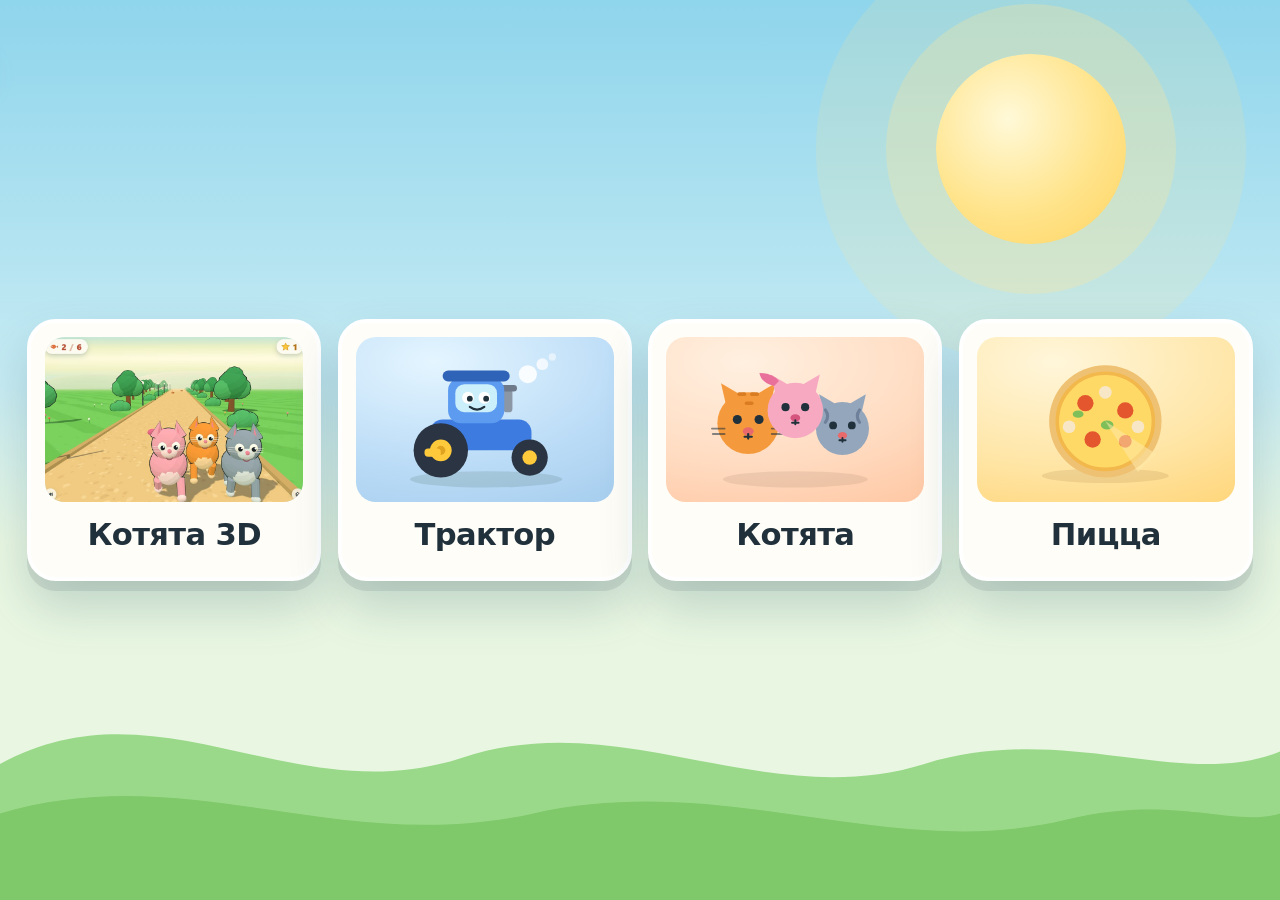
<file: index.html>
<!DOCTYPE html>
<html lang="ru">
<head>
<meta charset="utf-8">
<meta name="viewport" content="width=device-width, initial-scale=1, maximum-scale=1, user-scalable=no, viewport-fit=cover">
<meta name="apple-mobile-web-app-capable" content="yes">
<meta name="mobile-web-app-capable" content="yes">
<meta name="theme-color" content="#A9E2F0">
<meta name="apple-mobile-web-app-status-bar-style" content="default">
<meta name="apple-mobile-web-app-title" content="Игры">
<link rel="manifest" href="manifest.json">
<link rel="apple-touch-icon" href="icon-180.png">
<link rel="icon" href="icon-192.png">
<title>Игры</title>
<link rel="stylesheet" href="hub.css">
</head>
<body>

<div class="sky">
  <div class="sun"></div>
  <div class="cloud cloud--1"></div>
  <div class="cloud cloud--2"></div>
  <div class="cloud cloud--3"></div>
</div>

<div class="hills">
  <svg viewBox="0 0 1440 320" preserveAspectRatio="none" aria-hidden="true">
    <path d="M0 210 C 180 140, 330 250, 520 205 C 700 162, 860 250, 1040 210 C 1200 175, 1330 232, 1440 200 L1440 320 L0 320 Z" fill="#9BD98A"/>
    <path d="M0 250 C 210 205, 380 285, 600 250 C 820 215, 1000 290, 1200 255 C 1320 234, 1390 262, 1440 250 L1440 320 L0 320 Z" fill="#7FC96A"/>
  </svg>
</div>

<main class="hub">

  <a class="card card--cat3d" href="koty3d/index.html" aria-label="Котята 3D">
    <div class="art"><img src="preview-koty3d.jpg" alt=""></div>
    <div class="label">Котята 3D</div>
  </a>

  <a class="card card--tractor" href="traktor/index.html" aria-label="Трактор">
    <div class="art">
      <svg viewBox="0 0 220 160" aria-hidden="true">
        <ellipse cx="112" cy="146" rx="84" ry="9" fill="#1B3B24" opacity=".12"/>
        <circle cx="158" cy="30" r="10" fill="#FFFFFF" opacity=".9"/>
        <circle cx="174" cy="19" r="6.5" fill="#FFFFFF" opacity=".75"/>
        <circle cx="185" cy="11" r="4" fill="#FFFFFF" opacity=".55"/>
        <rect x="131" y="46" width="10" height="26" rx="4" fill="#8C97A6"/>
        <rect x="126" y="42" width="20" height="7" rx="3.5" fill="#6E7A8A"/>
        <rect x="50" y="80" width="112" height="34" rx="14" fill="#3D7BE0"/>
        <rect x="70" y="34" width="62" height="50" rx="14" fill="#5C9BF0"/>
        <rect x="78" y="41" width="46" height="31" rx="10" fill="#CBEFFB"/>
        <circle cx="92" cy="56" r="6.5" fill="#FFFFFF"/>
        <circle cx="110" cy="56" r="6.5" fill="#FFFFFF"/>
        <circle cx="94" cy="57" r="3.2" fill="#21313C"/>
        <circle cx="112" cy="57" r="3.2" fill="#21313C"/>
        <path d="M94 66q8 6 16 0" stroke="#21313C" stroke-width="2.4" fill="none" stroke-linecap="round"/>
        <rect x="64" y="26" width="74" height="12" rx="6" fill="#2F63B8"/>
        <circle cx="62" cy="114" r="30" fill="#2A3442"/>
        <circle cx="62" cy="114" r="12" fill="#FFC93C"/>
        <circle cx="62" cy="114" r="5" fill="#E0A320"/>
        <circle cx="160" cy="122" r="20" fill="#2A3442"/>
        <circle cx="160" cy="122" r="8" fill="#FFC93C"/>
        <rect x="44" y="112" width="18" height="9" rx="4" fill="#FFC93C"/>
      </svg>
    </div>
    <div class="label">Трактор</div>
  </a>

  <a class="card card--cats" href="koti/index.html" aria-label="Котята">
    <div class="art">
      <svg viewBox="0 0 220 160" aria-hidden="true">
        <ellipse cx="110" cy="146" rx="80" ry="9" fill="#5A3A2A" opacity=".10"/>
        <!-- orange cat -->
        <g transform="translate(58 84)">
          <path d="M-24 -18 L-30 -44 L-6 -30 Z" fill="#F59A3C"/>
          <path d="M24 -18 L30 -44 L6 -30 Z" fill="#F59A3C"/>
          <circle r="34" fill="#F59A3C"/>
          <path d="M-10 -32 h6 M4 -32 h6 M-2 -22 h6" stroke="#D97C22" stroke-width="4" stroke-linecap="round"/>
          <circle cx="-12" cy="-4" r="5" fill="#21313C"/>
          <circle cx="12" cy="-4" r="5" fill="#21313C"/>
          <ellipse cx="0" cy="9" rx="6" ry="4.5" fill="#E86A6A"/>
          <path d="M0 12v5M-4 15h8" stroke="#21313C" stroke-width="2.4" stroke-linecap="round"/>
          <path d="M-26 6h-14M-26 12h-13M26 6h14M26 12h13" stroke="#21313C" stroke-width="2" stroke-linecap="round" opacity=".55"/>
        </g>
        <!-- grey cat -->
        <g transform="translate(162 90) scale(.86)">
          <path d="M-24 -18 L-30 -44 L-6 -30 Z" fill="#93A6BC"/>
          <path d="M24 -18 L30 -44 L6 -30 Z" fill="#93A6BC"/>
          <circle r="34" fill="#93A6BC"/>
          <path d="M-22 -8 q6 -8 0 -16 M22 -8 q-6 -8 0 -16" stroke="#6F809A" stroke-width="4" fill="none" stroke-linecap="round"/>
          <circle cx="-12" cy="-4" r="5" fill="#21313C"/>
          <circle cx="12" cy="-4" r="5" fill="#21313C"/>
          <ellipse cx="0" cy="9" rx="6" ry="4.5" fill="#E86A6A"/>
          <path d="M0 12v5M-4 15h8" stroke="#21313C" stroke-width="2.4" stroke-linecap="round"/>
        </g>
        <!-- pink cat -->
        <g transform="translate(110 70) scale(.9)">
          <path d="M-24 -18 L-30 -44 L-6 -30 Z" fill="#F6A9C0"/>
          <path d="M24 -18 L30 -44 L6 -30 Z" fill="#F6A9C0"/>
          <circle r="34" fill="#F6A9C0"/>
          <path d="M-26 -30 q-16 -4 -18 -16 q16 0 24 10z" fill="#E8709A"/>
          <circle cx="-12" cy="-4" r="5" fill="#21313C"/>
          <circle cx="12" cy="-4" r="5" fill="#21313C"/>
          <ellipse cx="0" cy="9" rx="6" ry="4.5" fill="#D6557E"/>
          <path d="M0 12v5M-4 15h8" stroke="#21313C" stroke-width="2.4" stroke-linecap="round"/>
        </g>
      </svg>
    </div>
    <div class="label">Котята</div>
  </a>

  <a class="card card--pizza" href="pizza/index.html" aria-label="Пицца">
    <div class="art">
      <svg viewBox="0 0 220 160" aria-hidden="true">
        <ellipse cx="110" cy="142" rx="70" ry="8" fill="#7A4A18" opacity=".12"/>
        <circle cx="110" cy="82" r="62" fill="#EFC173"/>
        <circle cx="110" cy="82" r="53" fill="#FFD966"/>
        <circle cx="110" cy="82" r="53" fill="none" stroke="#F2B84B" stroke-width="4"/>
        <g fill="#E4572E">
          <circle cx="88" cy="62" r="9"/><circle cx="132" cy="70" r="9"/>
          <circle cx="96" cy="102" r="9"/><circle cx="132" cy="104" r="7"/>
        </g>
        <g fill="#F7E7C6">
          <circle cx="110" cy="50" r="7"/><circle cx="70" cy="88" r="7"/><circle cx="146" cy="88" r="7"/>
        </g>
        <g fill="#7FBF5A">
          <ellipse cx="112" cy="86" rx="7" ry="5"/><ellipse cx="80" cy="74" rx="6" ry="4"/>
        </g>
        <path d="M110 82 L166 118 L146 138 Z" fill="#FFE9A8" opacity=".55"/>
      </svg>
    </div>
    <div class="label">Пицца</div>
  </a>

</main>

</body>
</html>
</file>
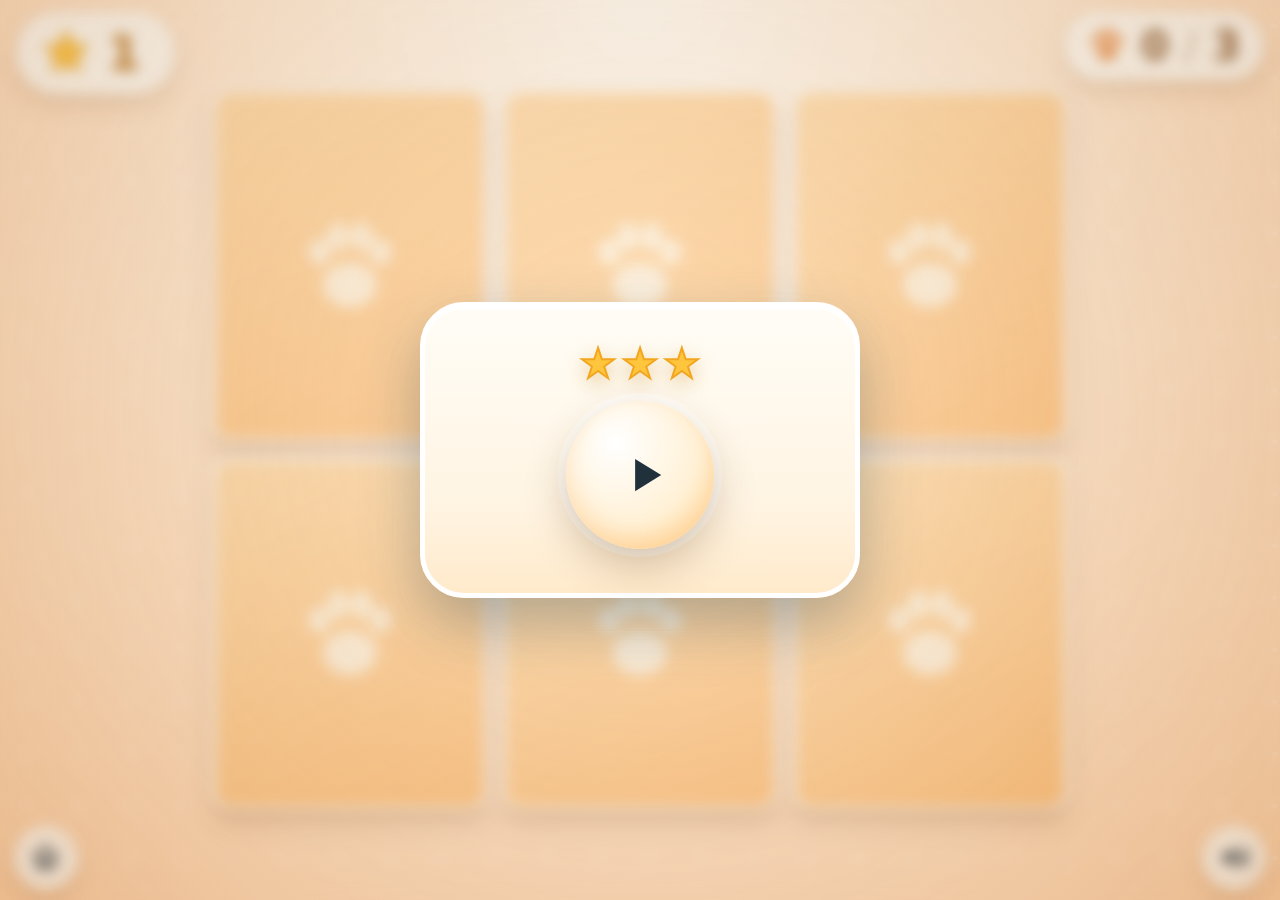
<file: koti/index.html>
<!DOCTYPE html>
<html lang="ru">
<head>
<meta charset="utf-8">
<meta name="viewport" content="width=device-width, initial-scale=1, maximum-scale=1, user-scalable=no, viewport-fit=cover">
<meta name="apple-mobile-web-app-capable" content="yes">
<meta name="mobile-web-app-capable" content="yes">
<meta name="apple-mobile-web-app-status-bar-style" content="black-translucent">
<meta name="theme-color" content="#FFE3C4">
<link rel="icon" href="data:,">
<title>Котята</title>
<link rel="stylesheet" href="style.css">
</head>
<body>

<div class="wall"></div>

<div class="hud">
  <div class="pill lvl"><svg viewBox="0 0 24 24"><path d="M12 2.8l2.75 5.9 6.45.8-4.8 4.35 1.3 6.35L12 17.2 6.3 20.2l1.3-6.35L2.8 9.5l6.45-.8L12 2.8z"/></svg><span id="lvl">1</span></div>
  <div class="pill pairs">
    <svg viewBox="0 0 24 24" aria-hidden="true"><g fill="currentColor"><ellipse cx="12" cy="15.6" rx="5" ry="4.2"/><ellipse cx="6.2" cy="9.4" rx="2.3" ry="2.9" transform="rotate(-18 6.2 9.4)"/><ellipse cx="10" cy="6.1" rx="2.2" ry="3" transform="rotate(-6 10 6.1)"/><ellipse cx="14.2" cy="6.3" rx="2.2" ry="3" transform="rotate(8 14.2 6.3)"/><ellipse cx="17.9" cy="9.6" rx="2.3" ry="2.9" transform="rotate(20 17.9 9.6)"/></g></svg>
    <span id="found">0</span><span class="of">/</span><span id="total">3</span>
  </div>
</div>

<main class="board" id="board"></main>

<div class="tools">
  <button class="rbtn" id="home" aria-label="Домой">
    <svg viewBox="0 0 24 24"><path d="M4 11.2 12 4l8 7.2M6.5 10v9h4v-5h3v5h4v-9" fill="none" stroke="currentColor" stroke-width="2.2" stroke-linecap="round" stroke-linejoin="round"/></svg>
  </button>
  <button class="rbtn" id="sound" aria-label="Звук">
    <svg viewBox="0 0 24 24"><path d="M4 9.5h3.5L13 5v14L7.5 14.5H4z" fill="currentColor"/><path d="M16.6 8.4a5 5 0 0 1 0 7.2M19 6a8.4 8.4 0 0 1 0 12" fill="none" stroke="currentColor" stroke-width="2.1" stroke-linecap="round"/></svg>
  </button>
</div>

<div class="ov" id="ov"></div>

<script src="game.js"></script>
</body>
</html>
</file>
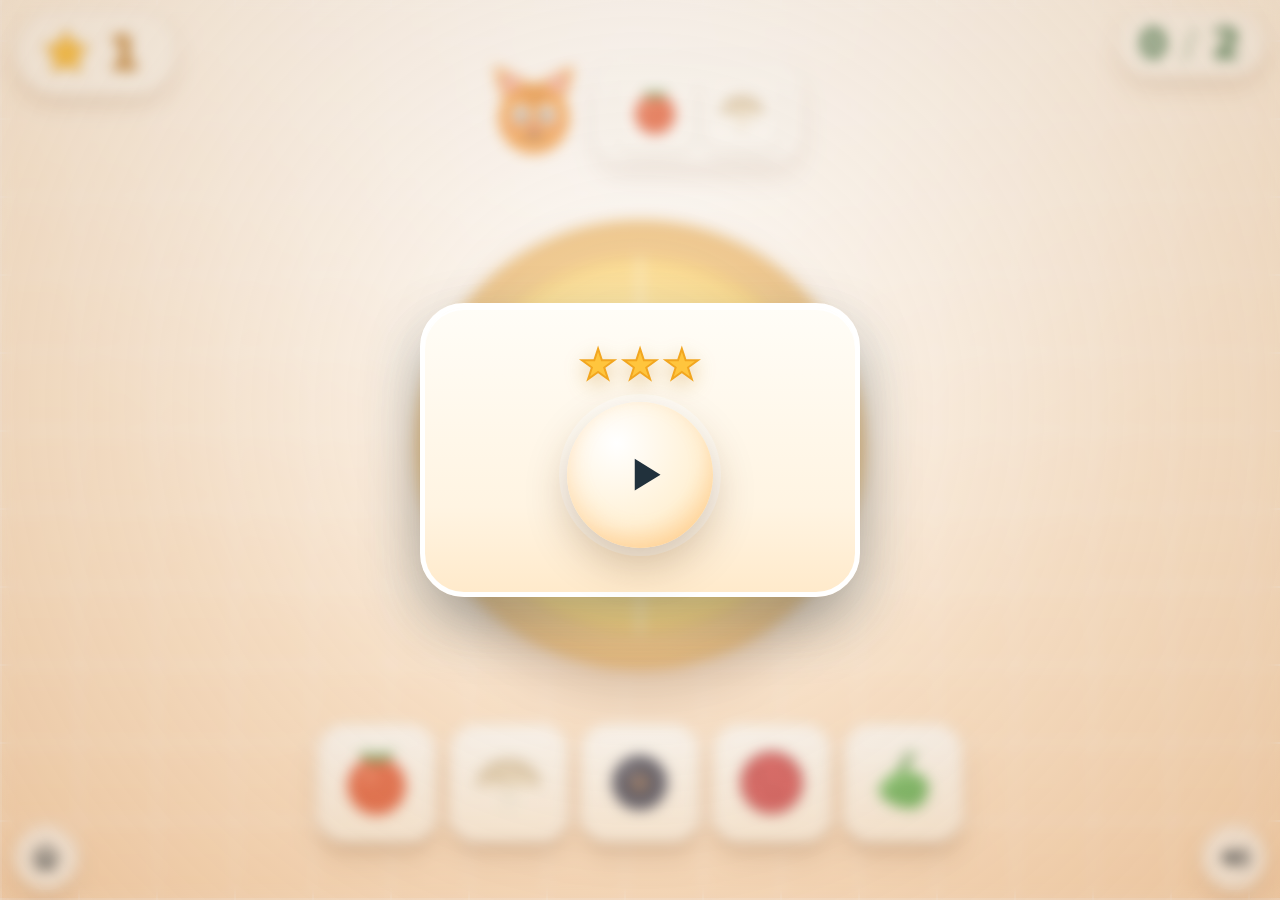
<file: pizza/index.html>
<!DOCTYPE html>
<html lang="ru">
<head>
<meta charset="utf-8">
<meta name="viewport" content="width=device-width, initial-scale=1, maximum-scale=1, user-scalable=no, viewport-fit=cover">
<meta name="apple-mobile-web-app-capable" content="yes">
<meta name="mobile-web-app-capable" content="yes">
<meta name="apple-mobile-web-app-status-bar-style" content="black-translucent">
<meta name="theme-color" content="#FFE7C8">
<link rel="icon" href="data:,">
<title>Пицца</title>
<link rel="stylesheet" href="style.css">
</head>
<body>

<div class="wall"></div>

<div class="hud">
  <div class="pill lvl"><svg viewBox="0 0 24 24"><path d="M12 2.8l2.75 5.9 6.45.8-4.8 4.35 1.3 6.35L12 17.2 6.3 20.2l1.3-6.35L2.8 9.5l6.45-.8L12 2.8z"/></svg><span id="lvl">1</span></div>
  <div class="pill steps"><span id="doneCount">0</span><span class="of">/</span><span id="needCount">2</span></div>
</div>

<main class="stage">

  <section class="order">
    <div class="cat" id="cat"></div>
    <div class="bubble">
      <div class="want" id="want"></div>
    </div>
  </section>

  <section class="pizza-zone">
    <div class="pizza" id="pizza">
      <div class="toppings" id="toppings"></div>
    </div>
  </section>

  <section class="shelf" id="shelf"></section>

</main>

<div class="tools">
  <button class="rbtn" id="home" aria-label="Домой">
    <svg viewBox="0 0 24 24"><path d="M4 11.2 12 4l8 7.2M6.5 10v9h4v-5h3v5h4v-9" fill="none" stroke="currentColor" stroke-width="2.2" stroke-linecap="round" stroke-linejoin="round"/></svg>
  </button>
  <button class="rbtn" id="sound" aria-label="Звук">
    <svg viewBox="0 0 24 24"><path d="M4 9.5h3.5L13 5v14L7.5 14.5H4z" fill="currentColor"/><path d="M16.6 8.4a5 5 0 0 1 0 7.2M19 6a8.4 8.4 0 0 1 0 12" fill="none" stroke="currentColor" stroke-width="2.1" stroke-linecap="round"/></svg>
  </button>
</div>

<div class="ov" id="ov"></div>

<script src="game.js"></script>
</body>
</html>
</file>
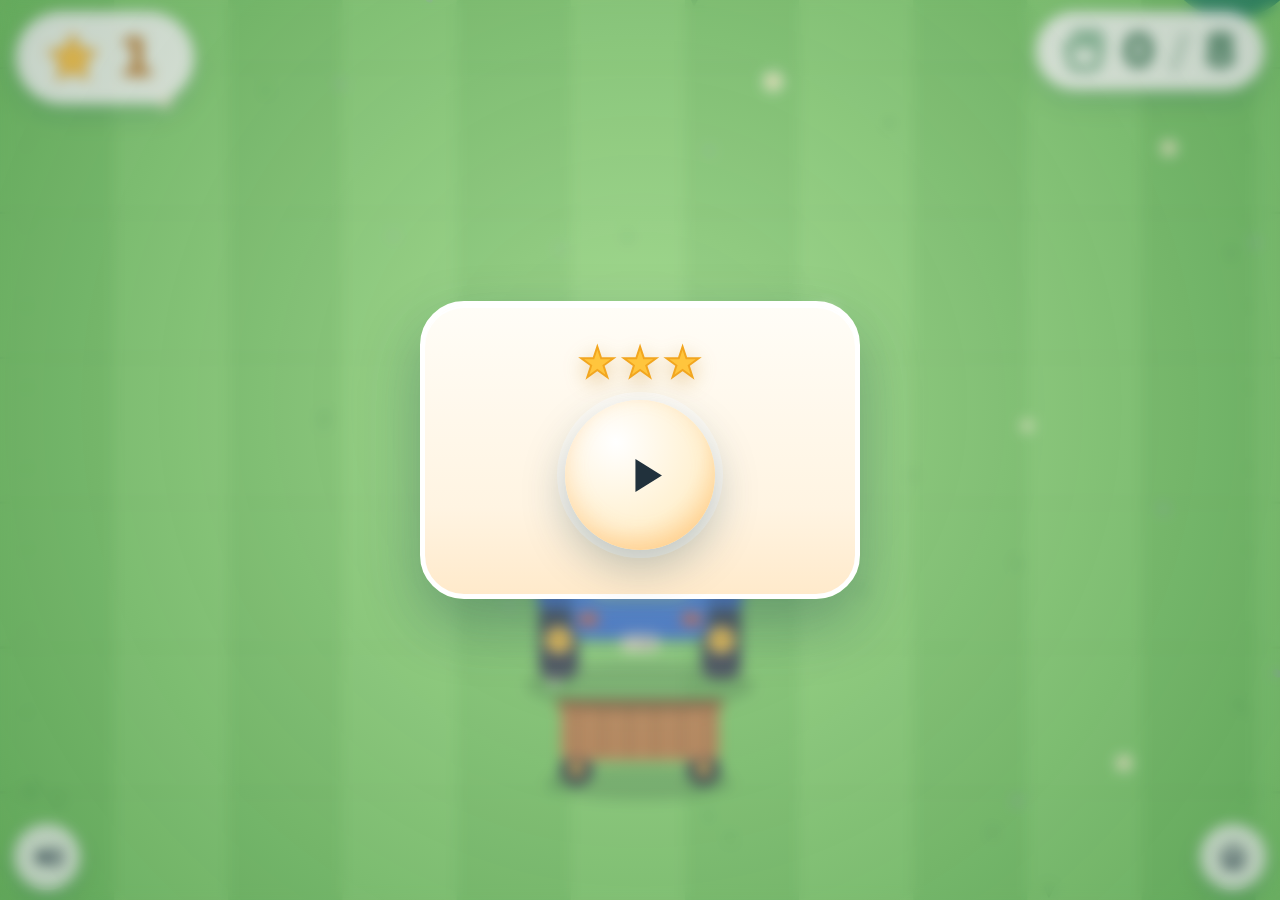
<file: traktor/index.html>
<!DOCTYPE html>
<html lang="ru">
<head>
<meta charset="utf-8">
<meta name="viewport" content="width=device-width, initial-scale=1, maximum-scale=1, user-scalable=no, viewport-fit=cover">
<meta name="apple-mobile-web-app-capable" content="yes">
<meta name="mobile-web-app-capable" content="yes">
<meta name="apple-mobile-web-app-status-bar-style" content="black-translucent">
<meta name="theme-color" content="#8ED7F0">
<link rel="icon" href="data:,">
<title>Трактор</title>
<link rel="stylesheet" href="style.css">
</head>
<body>

<canvas id="stage"></canvas>

<div class="hud">
  <div class="pill lvl" id="lvlPill">
    <svg viewBox="0 0 24 24" aria-hidden="true"><path d="M12 2.8l2.75 5.9 6.45.8-4.8 4.35 1.3 6.35L12 17.2 6.3 20.2l1.3-6.35L2.8 9.5l6.45-.8L12 2.8z"/></svg>
    <span id="lvl">1</span>
  </div>
  <div class="pill goal" id="goalPill">
    <svg viewBox="0 0 24 24" aria-hidden="true"><path d="M4 9h16l-1.6 9.2a2 2 0 0 1-2 1.8H7.6a2 2 0 0 1-2-1.8L4 9zm3-3a3 3 0 0 1 6 0m1 0a3 3 0 0 1 6 0" fill="none" stroke="currentColor" stroke-width="2.2" stroke-linecap="round"/></svg>
    <span id="got">0</span><span class="of">/</span><span id="need">8</span>
  </div>
</div>

<div class="tools">
  <button class="rbtn" id="sound" aria-label="Звук">
    <svg viewBox="0 0 24 24" aria-hidden="true"><path d="M4 9.5h3.5L13 5v14L7.5 14.5H4z" fill="currentColor"/><path d="M16.6 8.4a5 5 0 0 1 0 7.2M19 6a8.4 8.4 0 0 1 0 12" fill="none" stroke="currentColor" stroke-width="2.1" stroke-linecap="round"/></svg>
  </button>
  <button class="rbtn" id="home" aria-label="Домой">
    <svg viewBox="0 0 24 24" aria-hidden="true"><path d="M4 11.2 12 4l8 7.2M6.5 10v9h4v-5h3v5h4v-9" fill="none" stroke="currentColor" stroke-width="2.2" stroke-linecap="round" stroke-linejoin="round"/></svg>
  </button>
</div>

<div class="ov" id="ov" aria-live="polite"></div>

<script src="game.js"></script>
</body>
</html>
</file>
<file: hub.css>
*{box-sizing:border-box;margin:0;padding:0}
html,body{height:100%;overflow:hidden}
body{
  font-family:ui-rounded,"SF Pro Rounded","Segoe UI Rounded","Segoe UI",system-ui,-apple-system,sans-serif;
  color:#21313C;background:#A9E2F0;
  -webkit-user-select:none;user-select:none;-webkit-tap-highlight-color:transparent;
  -webkit-touch-callout:none;position:fixed;inset:0;touch-action:manipulation;
  background:linear-gradient(180deg,#8FD5EC 0%,#C6EBF3 42%,#E9F7E2 60%,#E9F7E2 100%);
}

/* ---------- сцена ---------- */
.sky{position:absolute;inset:0;overflow:hidden;pointer-events:none}
.sun{
  position:absolute;top:6%;right:12%;width:min(22vmin,190px);aspect-ratio:1;border-radius:50%;
  background:radial-gradient(circle at 38% 34%,#FFF9D8,#FFE48C 55%,#FFD35F);
  box-shadow:0 0 0 min(6vmin,50px) rgba(255,231,150,.28),0 0 0 min(14vmin,120px) rgba(255,231,150,.16);
}
.cloud{
  position:absolute;background:#fff;border-radius:999px;opacity:.85;
  box-shadow:0 12px 30px rgba(120,180,210,.18);
  animation:drift 26s linear infinite;
}
.cloud::before,.cloud::after{content:"";position:absolute;background:#fff;border-radius:50%}
.cloud--1{width:min(26vw,220px);height:min(8vw,64px);top:12%;left:-30%;animation-duration:44s}
.cloud--1::before{width:60%;height:150%;left:12%;top:-60%}
.cloud--1::after{width:45%;height:130%;right:10%;top:-44%}
.cloud--2{width:min(18vw,150px);height:min(6vw,48px);top:26%;left:-20%;animation-duration:58s;animation-delay:-12s;opacity:.7}
.cloud--2::before{width:64%;height:140%;left:16%;top:-56%}
.cloud--3{width:min(14vw,120px);height:min(4.6vw,38px);top:5%;left:-10%;animation-duration:70s;animation-delay:-30s;opacity:.6}
.cloud--3::before{width:58%;height:130%;left:20%;top:-48%}
@keyframes drift{from{transform:translateX(0)}to{transform:translateX(160vw)}}

.hills{position:absolute;left:0;right:0;bottom:0;height:44%;pointer-events:none}
.hills svg{width:100%;height:100%;display:block}

/* ---------- карточки ---------- */
.hub{
  position:relative;z-index:3;height:100%;width:100%;
  display:grid;grid-template-columns:repeat(4,minmax(0,1fr));gap:clamp(10px,1.8vmin,22px);
  padding:clamp(16px,3vmin,44px);align-content:center;max-width:1400px;margin:0 auto;
}

.card{
  position:relative;display:flex;flex-direction:column;align-items:stretch;justify-content:flex-start;
  gap:clamp(6px,1vmin,12px);text-decoration:none;color:inherit;
  background:#FFFDF7;border-radius:clamp(22px,3.2vmin,36px);
  padding:clamp(10px,1.6vmin,18px);
  border:4px solid #FFFFFF;
  box-shadow:0 10px 0 rgba(33,49,60,.10),0 26px 50px rgba(20,70,95,.20);
  transition:transform .16s ease,box-shadow .16s ease;
  animation:rise .5s cubic-bezier(.2,.9,.3,1.2) both;
}
.card:nth-child(2){animation-delay:.08s}
.card:nth-child(3){animation-delay:.16s}
@keyframes rise{from{opacity:0;transform:translateY(26px) scale(.96)}to{opacity:1;transform:none}}
.card:active{transform:translateY(7px) scale(.985);box-shadow:0 3px 0 rgba(33,49,60,.10),0 12px 24px rgba(20,70,95,.16)}

.art{
  position:relative;flex:1;min-height:0;display:grid;place-items:center;overflow:hidden;
  border-radius:clamp(14px,2.2vmin,24px);
}
.art svg{width:88%;height:88%;display:block}
.art img{width:100%;height:100%;display:block;object-fit:cover;object-position:50% 74%}
.card--cat3d .art{background:#D8ECF7}
.card--tractor .art{background:radial-gradient(120% 100% at 30% 15%,#E4F5FF,#BDDDF7 60%,#A8CFEF)}
.card--cats .art{background:radial-gradient(120% 100% at 30% 15%,#FFF0E0,#FFDCC2 60%,#FFC9A6)}
.card--pizza .art{background:radial-gradient(120% 100% at 30% 15%,#FFF6DA,#FFE6A8 60%,#FFD77E)}

.label{
  text-align:center;font-size:clamp(22px,3.4vmin,38px);font-weight:800;letter-spacing:-.02em;
  padding:clamp(2px,.6vmin,8px) 0 clamp(6px,1.2vmin,14px);
}

/* портрет: три карточки столбиком */
@media (orientation:portrait){
  .hub{grid-template-columns:1fr;grid-auto-rows:minmax(0,1fr);gap:clamp(10px,1.6vmin,18px);padding:clamp(14px,2.4vmin,28px)}
  .card{flex-direction:row;align-items:center;gap:clamp(10px,2.4vmin,26px);padding:clamp(8px,1.4vmin,16px)}
  .art{flex:0 0 42%;align-self:stretch}
  .label{flex:1;text-align:left;font-size:clamp(26px,5.6vmin,54px);padding:0 clamp(58px,10vmin,84px) 0 0}
  .card::after{
    content:"";position:absolute;right:clamp(14px,2.6vmin,24px);top:50%;transform:translateY(-50%);
    width:clamp(42px,7.4vmin,64px);aspect-ratio:1;border-radius:50%;
    background:#FFC53D url("data:image/svg+xml,%3Csvg xmlns='http://www.w3.org/2000/svg' viewBox='0 0 24 24'%3E%3Cpath d='M9.5 5.5l7 6.5-7 6.5' fill='none' stroke='%2321313C' stroke-width='3.2' stroke-linecap='round' stroke-linejoin='round'/%3E%3C/svg%3E") center/44% no-repeat;
    box-shadow:0 6px 14px rgba(190,130,20,.35);
  }
  .hills{height:24%}
  .sun{top:3%;right:8%;width:min(16vmin,120px)}
}

@media (prefers-reduced-motion:reduce){
  .card{animation:none}
  .cloud{animation:none}
}
</file>
<file: koti/style.css>
*{box-sizing:border-box;margin:0;padding:0}
html,body{height:100%;overflow:hidden;background:#FFE3C4}
body{
  font-family:ui-rounded,"SF Pro Rounded","Segoe UI Rounded","Segoe UI",system-ui,-apple-system,sans-serif;
  color:#21313C;-webkit-user-select:none;user-select:none;-webkit-tap-highlight-color:transparent;
  -webkit-touch-callout:none;position:fixed;inset:0;touch-action:manipulation;overscroll-behavior:none;
}
.wall{
  position:absolute;inset:0;
  background:
    radial-gradient(rgba(255,255,255,.5) 2.6px,transparent 2.7px) 0 0/52px 52px,
    radial-gradient(circle at 50% 0%,#FFF9EE,#FFE4C6 48%,#FFD2A6 100%);
}

.hud{
  position:absolute;inset:0;pointer-events:none;display:flex;justify-content:space-between;align-items:flex-start;
  padding:calc(12px + env(safe-area-inset-top)) calc(16px + env(safe-area-inset-right)) 0 calc(16px + env(safe-area-inset-left));
  z-index:3;
}
.pill{
  display:flex;align-items:center;gap:.3em;padding:.30em .72em .30em .5em;border-radius:999px;
  background:rgba(255,252,244,.9);box-shadow:0 10px 22px rgba(120,70,30,.18),inset 0 1px 0 #fff;
  font-weight:800;line-height:1;font-variant-numeric:tabular-nums;transform-origin:50% 50%;
}
.pill svg{width:1.1em;height:1.1em}
.lvl{font-size:clamp(28px,5.8vmin,48px);color:#B9741B}
.lvl svg path{fill:#FFC53D;stroke:#E8A21F;stroke-width:1.2}
.pairs{font-size:clamp(24px,4.8vmin,40px);color:#8C5A2C;padding-right:.6em}
.pairs svg{color:#E8873A}
.pairs .of{opacity:.4;margin:0 .06em}
.pop{animation:pop .32s cubic-bezier(.3,1.6,.5,1)}
@keyframes pop{0%{transform:scale(1)}45%{transform:scale(1.18)}100%{transform:scale(1)}}

.board{
  position:absolute;inset:0;margin:0 auto;max-width:1200px;z-index:2;
  padding:calc(78px + env(safe-area-inset-top)) clamp(12px,3vmin,44px) calc(78px + env(safe-area-inset-bottom));
  display:grid;
  justify-content:center;align-content:center;
  grid-template-columns:repeat(var(--cols,3),minmax(0,1fr));
  grid-auto-rows:minmax(0,1fr);
}

.card{
  position:relative;border:0;padding:0;background:none;cursor:pointer;
  perspective:900px;-webkit-tap-highlight-color:transparent;
  animation:deal .4s cubic-bezier(.2,1.1,.4,1.2) both;
}
@keyframes deal{from{opacity:0;transform:translateY(18px) scale(.9)}to{opacity:1;transform:none}}
.card-inner{
  position:absolute;inset:0;transform-style:preserve-3d;
  transition:transform .42s cubic-bezier(.3,.9,.3,1.1);
}
.card.flip .card-inner{transform:rotateY(180deg)}
.face{
  position:absolute;inset:0;border-radius:clamp(14px,2.2vmin,26px);
  display:grid;place-items:center;overflow:hidden;
  backface-visibility:hidden;-webkit-backface-visibility:hidden;
}
.face svg{width:82%;height:82%;display:block}
.back{
  background:linear-gradient(155deg,#FFD79F,#FFBE74);
  border:4px solid #FFF7EA;
  box-shadow:0 7px 0 rgba(168,102,40,.22),0 14px 26px rgba(120,70,30,.16);
}
.back svg{width:44%;height:44%;color:#FFF3DC;opacity:.9}
.front{
  transform:rotateY(180deg);
  background:#FFFDF8;border:4px solid #FFF7EA;
  box-shadow:0 7px 0 rgba(120,90,60,.14),0 14px 26px rgba(120,70,30,.14);
}
.card.done .front{box-shadow:0 0 0 6px #FFC93C,0 8px 20px rgba(200,140,20,.3)}
.card.done{animation:matched .55s cubic-bezier(.2,1.4,.4,1)}
@keyframes matched{0%{transform:scale(1)}35%{transform:scale(1.09)}100%{transform:scale(1)}}
.card.done .inner-glow{opacity:1}
.inner-glow{
  position:absolute;inset:0;pointer-events:none;opacity:0;transition:opacity .3s;
  background:radial-gradient(circle at 50% 40%,rgba(255,230,140,.55),transparent 65%);
  border-radius:inherit;
}

.tools{
  position:absolute;left:0;right:0;bottom:calc(10px + env(safe-area-inset-bottom));z-index:4;
  display:flex;justify-content:space-between;padding:0 calc(14px + env(safe-area-inset-left)) 0 calc(14px + env(safe-area-inset-right));
  pointer-events:none;
}
.rbtn{
  pointer-events:auto;width:clamp(48px,8.5vmin,64px);aspect-ratio:1;border:0;border-radius:50%;
  display:grid;place-items:center;color:#21313C;background:rgba(255,252,244,.8);
  box-shadow:0 8px 18px rgba(120,70,30,.18),inset 0 1px 0 #fff;
  transition:transform .12s ease;
}
.rbtn:active{transform:scale(.92)}
.rbtn svg{width:52%;height:52%}
.rbtn.off{opacity:.45}

.ov{
  position:absolute;inset:0;display:none;align-items:center;justify-content:center;z-index:6;
  background:radial-gradient(circle at 50% 45%,rgba(255,255,255,.35),rgba(140,80,30,.18));
  -webkit-backdrop-filter:blur(7px);backdrop-filter:blur(7px);
}
.ov.on{display:flex;animation:fade .28s ease}
@keyframes fade{from{opacity:0}to{opacity:1}}
.panel{
  display:flex;flex-direction:column;align-items:center;gap:clamp(10px,2.4vmin,20px);
  background:linear-gradient(180deg,#FFFDF7,#FFF4E2 70%,#FFEACB);
  border-radius:clamp(28px,5vmin,44px);border:5px solid #fff;
  padding:clamp(20px,4vmin,38px) clamp(26px,5.4vmin,54px) clamp(26px,5vmin,44px);
  box-shadow:0 26px 60px rgba(16,52,72,.30),inset 0 2px 0 #fff;
}
.big{
  width:clamp(108px,17vmin,148px);aspect-ratio:1;border:0;border-radius:50%;
  background:radial-gradient(circle at 34% 28%,#FFFFFF,#FFF1D6 58%,#FFD594);
  box-shadow:0 18px 42px rgba(90,50,10,.26),inset 0 -10px 22px rgba(255,166,72,.26),0 0 0 8px rgba(255,255,255,.45);
  display:grid;place-items:center;cursor:pointer;animation:breathe 2.6s ease-in-out infinite;
}
.big:active{transform:scale(.94)}
.big svg{width:42%;height:42%;fill:#21313C;transform:translateX(5%)}
@keyframes breathe{0%,100%{transform:scale(1)}50%{transform:scale(1.045)}}
.levelnum{color:#FFC53D;-webkit-text-stroke:4px #FFF9EE;text-shadow:0 8px 0 #D98A12,0 14px 26px rgba(150,90,10,.22);
  font-size:clamp(62px,13vmin,104px);font-weight:900;line-height:.9;
  text-shadow:0 8px 0 rgba(150,90,20,.28),0 16px 36px rgba(100,50,10,.3);font-variant-numeric:tabular-nums;
}
.stars3{display:flex;gap:.1em;font-size:clamp(26px,5vmin,42px);line-height:1;filter:drop-shadow(0 6px 10px rgba(190,120,0,.35))}
.stars3 i{font-style:normal;color:#FFC53D;-webkit-text-stroke:2px #F2A61F;animation:starIn .45s cubic-bezier(.2,1.7,.5,1) both}
.stars3 i:nth-child(2){animation-delay:.09s}
.stars3 i:nth-child(3){animation-delay:.18s}
@keyframes starIn{from{transform:scale(0) rotate(-40deg);opacity:0}to{transform:none;opacity:1}}

@media (prefers-reduced-motion:reduce){
  .card,.card.done{animation:none}
  .big{animation:none}
  .card-inner{transition-duration:.01s}
}

.panel{min-width:min(84vw,440px);gap:clamp(8px,2vmin,16px)}
</file>
<file: pizza/style.css>
*{box-sizing:border-box;margin:0;padding:0}
html,body{height:100%;overflow:hidden;background:#FFE7C8}
body{
  font-family:ui-rounded,"SF Pro Rounded","Segoe UI Rounded","Segoe UI",system-ui,-apple-system,sans-serif;
  color:#21313C;-webkit-user-select:none;user-select:none;-webkit-tap-highlight-color:transparent;
  -webkit-touch-callout:none;position:fixed;inset:0;touch-action:manipulation;overscroll-behavior:none;
}

.wall{
  position:absolute;inset:0;
  background:
    radial-gradient(circle at 50% 12%,rgba(255,255,255,.85),transparent 62%),
    repeating-linear-gradient(0deg,rgba(255,255,255,.5) 0 2px,transparent 2px 78px),
    repeating-linear-gradient(90deg,rgba(255,255,255,.42) 0 2px,transparent 2px 78px),
    linear-gradient(180deg,#FFF6E7 0%,#FFE9CE 55%,#FFDDB8 100%);
}

.hud{
  position:absolute;inset:0;pointer-events:none;display:flex;justify-content:space-between;align-items:flex-start;
  padding:calc(12px + env(safe-area-inset-top)) calc(16px + env(safe-area-inset-right)) 0 calc(16px + env(safe-area-inset-left));
  z-index:3;
}
.pill{
  display:flex;align-items:center;gap:.3em;padding:.30em .72em .30em .5em;border-radius:999px;
  background:rgba(255,252,244,.92);box-shadow:0 10px 22px rgba(120,70,30,.18),inset 0 1px 0 #fff;
  font-weight:800;line-height:1;font-variant-numeric:tabular-nums;
}
.pill svg{width:1.1em;height:1.1em}
.lvl{font-size:clamp(28px,5.8vmin,48px);color:#B9741B}
.lvl svg path{fill:#FFC53D;stroke:#E8A21F;stroke-width:1.2}
.steps{font-size:clamp(24px,4.8vmin,40px);color:#2C6B3E;padding-right:.6em}
.steps .of{opacity:.4;margin:0 .08em}

.stage{
  position:absolute;inset:0;display:flex;flex-direction:column;align-items:center;z-index:2;
  padding:calc(72px + env(safe-area-inset-top)) clamp(12px,2.4vmin,28px) calc(14px + env(safe-area-inset-bottom));
  gap:clamp(6px,1.6vmin,18px);
}

/* заказ */
.order{
  flex:0 0 auto;display:flex;align-items:center;gap:clamp(4px,1vmin,10px);
  max-width:min(94vw,860px);
}
.bubble{
  position:relative;display:flex;align-items:center;
  background:#FFFDF8;border-radius:clamp(18px,3vmin,30px);
  padding:clamp(8px,1.4vmin,16px) clamp(12px,2.4vmin,24px);
  box-shadow:0 12px 26px rgba(120,70,30,.16),inset 0 1px 0 #fff;
}
.bubble::before{
  content:"";position:absolute;left:calc(-12px);top:50%;transform:translateY(-50%);
  border:13px solid transparent;border-right-color:#FFFDF8;
}
.cat{width:clamp(64px,12vmin,110px);flex:0 0 auto;transition:transform .3s}
.cat svg{width:100%;height:100%;display:block}
.cat.happy{animation:happy .6s cubic-bezier(.2,1.5,.4,1)}
@keyframes happy{0%{transform:scale(1)}40%{transform:scale(1.18) rotate(-4deg)}100%{transform:scale(1)}}
.want{display:flex;gap:clamp(6px,1.4vmin,14px);align-items:center;flex:1;justify-content:center}
.want-item{
  position:relative;width:clamp(44px,8.6vmin,74px);aspect-ratio:1;border-radius:18px;
  background:#FFFDF8;box-shadow:0 6px 14px rgba(120,70,30,.14);
  display:grid;place-items:center;transition:opacity .25s,transform .25s;
}
.want-art{width:76%;height:76%}
.want-art svg{width:100%;height:100%;display:block}
.want-tick{
  position:absolute;right:-5px;bottom:-5px;width:24px;height:24px;border-radius:50%;
  background:#57B85C;color:#fff;font-size:15px;font-weight:800;display:grid;place-items:center;
  opacity:0;transform:scale(.3);transition:.25s;box-shadow:0 3px 8px rgba(40,120,50,.35);
}
.want-item.got{opacity:.5}
.want-item.got .want-tick{opacity:1;transform:none}

/* пицца */
.pizza-zone{flex:1;min-height:0;display:grid;place-items:center;width:100%}
.pizza{
  position:relative;width:min(38vh,58vw);aspect-ratio:1;border-radius:50%;
  background:radial-gradient(circle at 48% 42%,#F6C87A,#E9AE58 72%,#CF8C3C);
  box-shadow:0 26px 44px rgba(120,70,30,.3),inset 0 -10px 22px rgba(160,100,40,.28);
  transition:transform .4s ease,box-shadow .4s ease;
}
.pizza::before{
  content:"";position:absolute;inset:8%;border-radius:50%;
  background:radial-gradient(circle at 44% 38%,#FFE38F,#FFC94E 70%,#EFB03A);
  box-shadow:inset 0 0 0 7px rgba(226,160,60,.35);
}
.pizza.ready{transform:scale(1.04);box-shadow:0 0 0 10px rgba(255,208,90,.45),0 26px 54px rgba(120,70,30,.34)}
.pizza.ready::after{
  content:"";position:absolute;inset:-6%;border-radius:50%;border:8px dashed rgba(255,214,120,.85);
  animation:spin 9s linear infinite;
}
@keyframes spin{to{transform:rotate(360deg)}}
.toppings{
  position:absolute;inset:8%;border-radius:50%;overflow:hidden;
  background:
    linear-gradient(90deg,transparent 49.3%,rgba(255,255,255,.36) 49.3% 50.7%,transparent 50.7%),
    linear-gradient(0deg,transparent 49.3%,rgba(255,255,255,.36) 49.3% 50.7%,transparent 50.7%),
    radial-gradient(circle at 30% 28%,rgba(255,255,255,.5) 0 7%,transparent 8%),
    radial-gradient(circle at 66% 36%,rgba(255,255,255,.42) 0 5.5%,transparent 7%),
    radial-gradient(circle at 44% 68%,rgba(255,255,255,.45) 0 6.5%,transparent 8%),
    radial-gradient(circle at 76% 66%,rgba(255,255,255,.36) 0 4.5%,transparent 6%);
}
.top{position:absolute;width:21%;aspect-ratio:1;margin:0}
.top svg{width:100%;height:100%;display:block;animation:plop .34s cubic-bezier(.2,1.6,.4,1)}
@keyframes plop{from{transform:scale(.2) rotate(-20deg);opacity:0}to{transform:none;opacity:1}}

/* полка ингредиентов */
.shelf{flex:0 0 auto;display:flex;justify-content:center;flex-wrap:wrap;gap:clamp(7px,1.5vmin,16px);padding-bottom:clamp(40px,7vmin,64px)}
.ing{
  position:relative;width:clamp(78px,14vmin,118px);aspect-ratio:1;border-radius:clamp(18px,3vmin,28px);
  border:4px solid #FFF9F0;background:linear-gradient(180deg,#FFFDF7,#FFEFD8);
  box-shadow:0 9px 0 rgba(150,90,40,.20),0 16px 26px rgba(120,70,30,.18);
  display:grid;place-items:center;cursor:pointer;transition:transform .1s ease,box-shadow .1s ease;
}
.ing:active{transform:translateY(5px);box-shadow:0 4px 0 rgba(150,90,40,.20),0 8px 16px rgba(120,70,30,.16)}
.ing-art{width:74%;height:74%}
.ing-art svg{width:100%;height:100%;display:block}
.ing.shake{animation:shake .4s ease}
@keyframes shake{0%,100%{transform:translateX(0)}20%{transform:translateX(-7px) rotate(-3deg)}50%{transform:translateX(7px) rotate(3deg)}80%{transform:translateX(-4px)}}
.ing-puff{position:absolute;inset:0;border-radius:inherit;background:radial-gradient(circle at 50% 50%,rgba(255,255,255,.95),rgba(255,255,255,0) 70%);opacity:0;pointer-events:none}
.ing-puff.go{animation:puff .45s ease-out}
@keyframes puff{0%{opacity:.9;transform:scale(.6)}100%{opacity:0;transform:scale(1.5)}}

.tools{
  position:absolute;left:0;right:0;bottom:calc(10px + env(safe-area-inset-bottom));z-index:4;
  display:flex;justify-content:space-between;padding:0 calc(14px + env(safe-area-inset-left)) 0 calc(14px + env(safe-area-inset-right));
  pointer-events:none;
}
.rbtn{
  pointer-events:auto;width:clamp(48px,8.5vmin,64px);aspect-ratio:1;border:0;border-radius:50%;
  display:grid;place-items:center;color:#21313C;background:rgba(255,252,244,.82);
  box-shadow:0 8px 18px rgba(120,70,30,.18),inset 0 1px 0 #fff;transition:transform .12s ease;
}
.rbtn:active{transform:scale(.92)}
.rbtn svg{width:52%;height:52%}
.rbtn.off{opacity:.45}

.hearts{position:fixed;inset:0;pointer-events:none;z-index:8;overflow:hidden}
.hearts i{position:absolute;bottom:36%;font-style:normal;color:#F26B8A;animation:heartUp 1.7s ease-out forwards;opacity:0;text-shadow:0 4px 10px rgba(220,90,120,.35)}
@keyframes heartUp{0%{opacity:0;transform:translateY(0) scale(.5)}18%{opacity:1}100%{opacity:0;transform:translateY(-190px) scale(1.25)}}

.ov{
  position:absolute;inset:0;display:none;align-items:center;justify-content:center;z-index:9;
  background:radial-gradient(circle at 50% 45%,rgba(255,255,255,.4),rgba(150,90,40,.2));
  -webkit-backdrop-filter:blur(7px);backdrop-filter:blur(7px);
}
.ov.on{display:flex;animation:fade .28s ease}
@keyframes fade{from{opacity:0}to{opacity:1}}
.panel{
  display:flex;flex-direction:column;align-items:center;gap:clamp(10px,2.4vmin,20px);
  background:linear-gradient(180deg,#FFFDF7,#FFF4E2 70%,#FFEACB);
  border-radius:clamp(28px,5vmin,44px);border:5px solid #fff;
  padding:clamp(20px,4vmin,38px) clamp(26px,5.4vmin,54px) clamp(26px,5vmin,44px);
  box-shadow:0 26px 60px rgba(16,52,72,.30),inset 0 2px 0 #fff;
}
.big{
  width:clamp(106px,17vmin,146px);aspect-ratio:1;border:0;border-radius:50%;
  background:radial-gradient(circle at 34% 28%,#FFFFFF,#FFF1D6 58%,#FFD594);
  box-shadow:0 18px 42px rgba(90,50,10,.26),inset 0 -10px 22px rgba(255,166,72,.26),0 0 0 8px rgba(255,255,255,.45);
  display:grid;place-items:center;cursor:pointer;animation:breathe 2.6s ease-in-out infinite;
}
.big:active{transform:scale(.94)}
.big svg{width:42%;height:42%;fill:#21313C;transform:translateX(5%)}
@keyframes breathe{0%,100%{transform:scale(1)}50%{transform:scale(1.045)}}
.levelnum{color:#FFC53D;-webkit-text-stroke:4px #FFF9EE;text-shadow:0 8px 0 #D98A12,0 14px 26px rgba(150,90,10,.22);
  font-size:clamp(62px,13vmin,104px);font-weight:900;line-height:.9;
  text-shadow:0 8px 0 rgba(150,90,20,.28),0 16px 36px rgba(100,50,10,.3);font-variant-numeric:tabular-nums;
}
.stars3{display:flex;gap:.1em;font-size:clamp(26px,5vmin,42px);line-height:1;filter:drop-shadow(0 6px 10px rgba(190,120,0,.35))}
.stars3 i{font-style:normal;color:#FFC53D;-webkit-text-stroke:2px #F2A61F;animation:starIn .45s cubic-bezier(.2,1.7,.5,1) both}
.stars3 i:nth-child(2){animation-delay:.09s}
.stars3 i:nth-child(3){animation-delay:.18s}
@keyframes starIn{from{transform:scale(0) rotate(-40deg);opacity:0}to{transform:none;opacity:1}}

@media (orientation:landscape){
  .stage{padding-top:calc(58px + env(safe-area-inset-top))}
  .shelf{padding-bottom:clamp(30px,5vmin,44px)}
  .pizza{width:min(50vh,44vw)}
}

@media (prefers-reduced-motion:reduce){
  .big,.pizza.ready::after{animation:none}
}

.panel{min-width:min(84vw,440px);gap:clamp(8px,2vmin,16px)}
</file>
<file: traktor/style.css>
*{box-sizing:border-box;margin:0;padding:0}
html,body{height:100%;overflow:hidden;background:#8ED7F0}
body{
  font-family:ui-rounded,"SF Pro Rounded","Segoe UI Rounded","Segoe UI",system-ui,-apple-system,sans-serif;
  color:#21313C;-webkit-user-select:none;user-select:none;-webkit-tap-highlight-color:transparent;
  -webkit-touch-callout:none;position:fixed;inset:0;touch-action:none;overscroll-behavior:none;
}
#stage{position:absolute;inset:0;width:100%;height:100%;display:block}

.hud{
  position:absolute;inset:0;pointer-events:none;display:flex;justify-content:space-between;align-items:flex-start;
  padding:calc(12px + env(safe-area-inset-top)) calc(16px + env(safe-area-inset-right)) 0 calc(16px + env(safe-area-inset-left));
}
.pill{
  display:flex;align-items:center;gap:.28em;padding:.30em .72em .30em .5em;border-radius:999px;
  background:rgba(255,252,244,.88);box-shadow:0 10px 24px rgba(16,64,86,.18),inset 0 1px 0 #fff;
  -webkit-backdrop-filter:blur(10px);backdrop-filter:blur(10px);
  font-weight:800;line-height:1;font-variant-numeric:tabular-nums;transform-origin:50% 50%;
}
.pill svg{width:1.1em;height:1.1em}
.lvl{font-size:clamp(30px,6.4vmin,54px);color:#B9741B}
.lvl svg path{fill:#FFC53D;stroke:#E8A21F;stroke-width:1.2}
.goal{font-size:clamp(26px,5.4vmin,46px);color:#2C6B3E;padding-right:.6em}
.goal svg{color:#3E8E52}
.goal .of{opacity:.45;font-weight:700;margin:0 .08em}
.pop{animation:pop .32s cubic-bezier(.3,1.6,.5,1)}
@keyframes pop{0%{transform:scale(1)}45%{transform:scale(1.18)}100%{transform:scale(1)}}

.tools{
  position:absolute;left:0;right:0;bottom:calc(10px + env(safe-area-inset-bottom));
  display:flex;justify-content:space-between;padding:0 calc(14px + env(safe-area-inset-left)) 0 calc(14px + env(safe-area-inset-right));
  pointer-events:none;
}
.rbtn{
  pointer-events:auto;width:clamp(50px,9vmin,66px);aspect-ratio:1;border:0;border-radius:50%;
  display:grid;place-items:center;color:#21313C;background:rgba(255,252,244,.78);
  box-shadow:0 8px 20px rgba(16,64,86,.18),inset 0 1px 0 #fff;
  -webkit-backdrop-filter:blur(10px);backdrop-filter:blur(10px);
  transition:transform .12s ease;
}
.rbtn:active{transform:scale(.92)}
.rbtn svg{width:52%;height:52%}
.rbtn.off{opacity:.45}

/* ---------- оверлеи ---------- */
.ov{
  position:absolute;inset:0;display:none;align-items:center;justify-content:center;
  background:radial-gradient(circle at 50% 45%,rgba(255,255,255,.30),rgba(30,70,90,.22));
  -webkit-backdrop-filter:blur(7px);backdrop-filter:blur(7px);z-index:5;
}
.ov.on{display:flex;animation:fade .28s ease}
@keyframes fade{from{opacity:0}to{opacity:1}}
.panel{
  display:flex;flex-direction:column;align-items:center;gap:clamp(10px,2.4vmin,22px);
  background:linear-gradient(180deg,#FFFDF7,#FFF4E2 70%,#FFEACB);
  border-radius:clamp(28px,5vmin,44px);border:5px solid #fff;
  padding:clamp(20px,4vmin,38px) clamp(26px,5.4vmin,54px) clamp(26px,5vmin,44px);
  box-shadow:0 26px 60px rgba(16,52,72,.30),inset 0 2px 0 #fff;
}
.big{
  width:clamp(108px,17vmin,150px);aspect-ratio:1;border:0;border-radius:50%;
  background:radial-gradient(circle at 34% 28%,#FFFFFF,#FFF1D2 58%,#FFD48C);
  box-shadow:0 18px 44px rgba(12,60,80,.28),inset 0 -10px 22px rgba(255,166,72,.28),0 0 0 8px rgba(255,255,255,.5);
  display:grid;place-items:center;cursor:pointer;transition:transform .12s ease;
  animation:breathe 2.6s ease-in-out infinite;
}
.big:active{transform:scale(.94)}
.big svg{width:42%;height:42%;fill:#21313C;transform:translateX(5%)}
@keyframes breathe{0%,100%{transform:scale(1)}50%{transform:scale(1.045)}}

.levelnum{color:#FFC53D;-webkit-text-stroke:4px #FFF9EE;text-shadow:0 8px 0 #D98A12,0 14px 26px rgba(150,90,10,.22);
  font-size:clamp(62px,13vmin,104px);font-weight:900;line-height:.9;
  text-shadow:0 8px 0 rgba(30,90,110,.25),0 16px 40px rgba(10,50,70,.35);
  font-variant-numeric:tabular-nums;
}
.stars3{display:flex;gap:.12em;font-size:clamp(26px,5vmin,42px);line-height:1;filter:drop-shadow(0 6px 10px rgba(190,120,0,.35))}
.stars3 i{font-style:normal;color:#FFC53D;-webkit-text-stroke:2px #F2A61F;animation:starIn .45s cubic-bezier(.2,1.7,.5,1) both}
.stars3 i:nth-child(2){animation-delay:.09s}
.stars3 i:nth-child(3){animation-delay:.18s}
@keyframes starIn{from{transform:scale(0) rotate(-40deg);opacity:0}to{transform:none;opacity:1}}
.caption{font-size:clamp(18px,3.4vmin,26px);font-weight:800;color:#fff;text-shadow:0 3px 8px rgba(10,50,70,.45);letter-spacing:.01em}

@media (prefers-reduced-motion:reduce){
  .big{animation:none}
  .pop{animation:none}
}

.panel{min-width:min(84vw,440px);gap:clamp(8px,2vmin,16px)}
</file>
